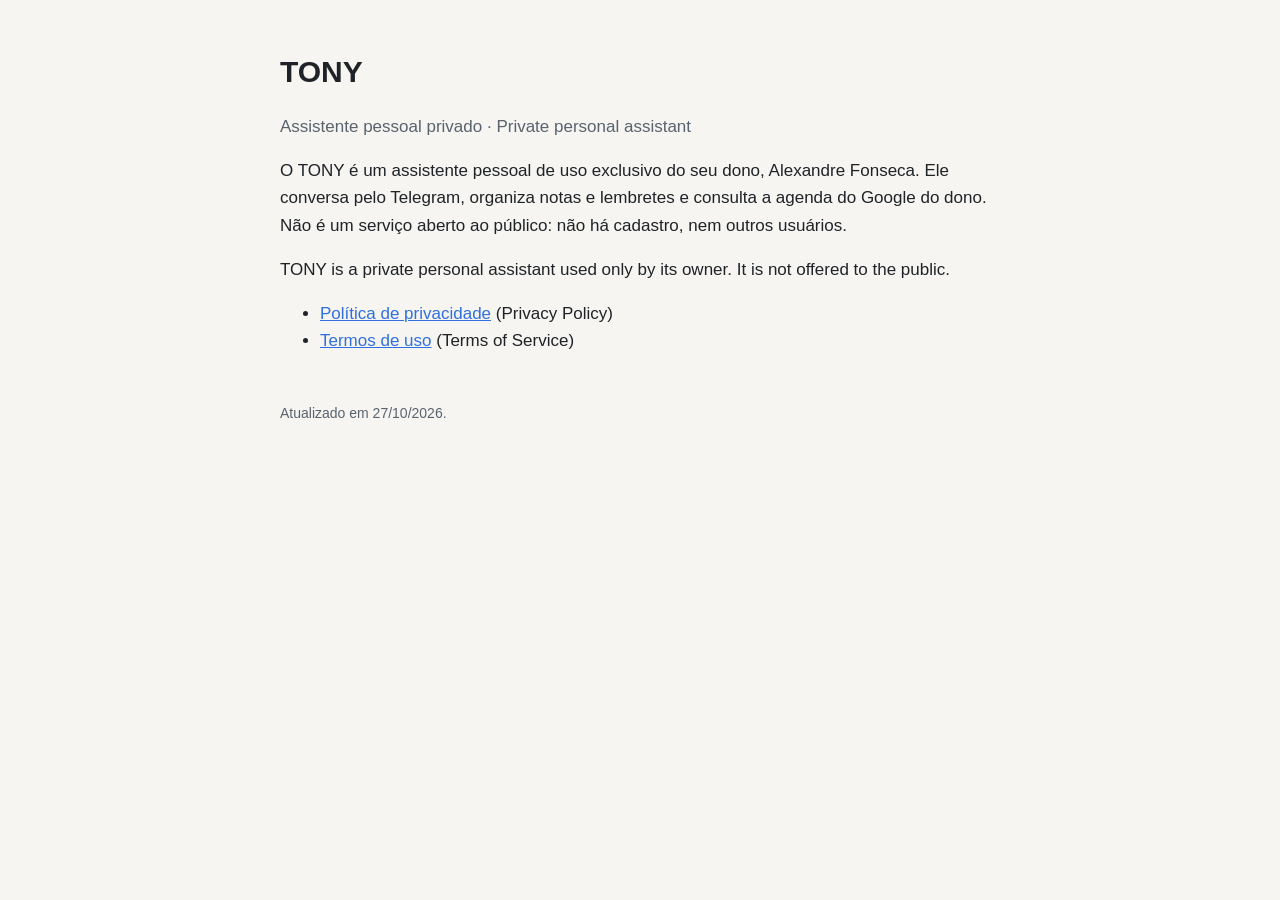
<file: index.html>
<!doctype html>
<html lang="pt-BR">
<head><meta charset="utf-8"><meta name="viewport" content="width=device-width, initial-scale=1"><title>TONY</title><link rel="stylesheet" href="estilo.css"></head>
<body><main>
<h1>TONY</h1>
<p class="sub">Assistente pessoal privado · Private personal assistant</p>
<p>O TONY é um assistente pessoal de uso exclusivo do seu dono, Alexandre Fonseca. Ele conversa pelo Telegram, organiza
notas e lembretes e consulta a agenda do Google do dono. Não é um serviço aberto ao público: não há cadastro, nem
outros usuários.</p>
<p lang="en">TONY is a private personal assistant used only by its owner. It is not offered to the public.</p>
<ul>
  <li><a href="privacidade.html">Política de privacidade</a> (Privacy Policy)</li>
  <li><a href="termos.html">Termos de uso</a> (Terms of Service)</li>
</ul>
<footer>Atualizado em 27/10/2026.</footer>
</main></body>
</html>
</file>
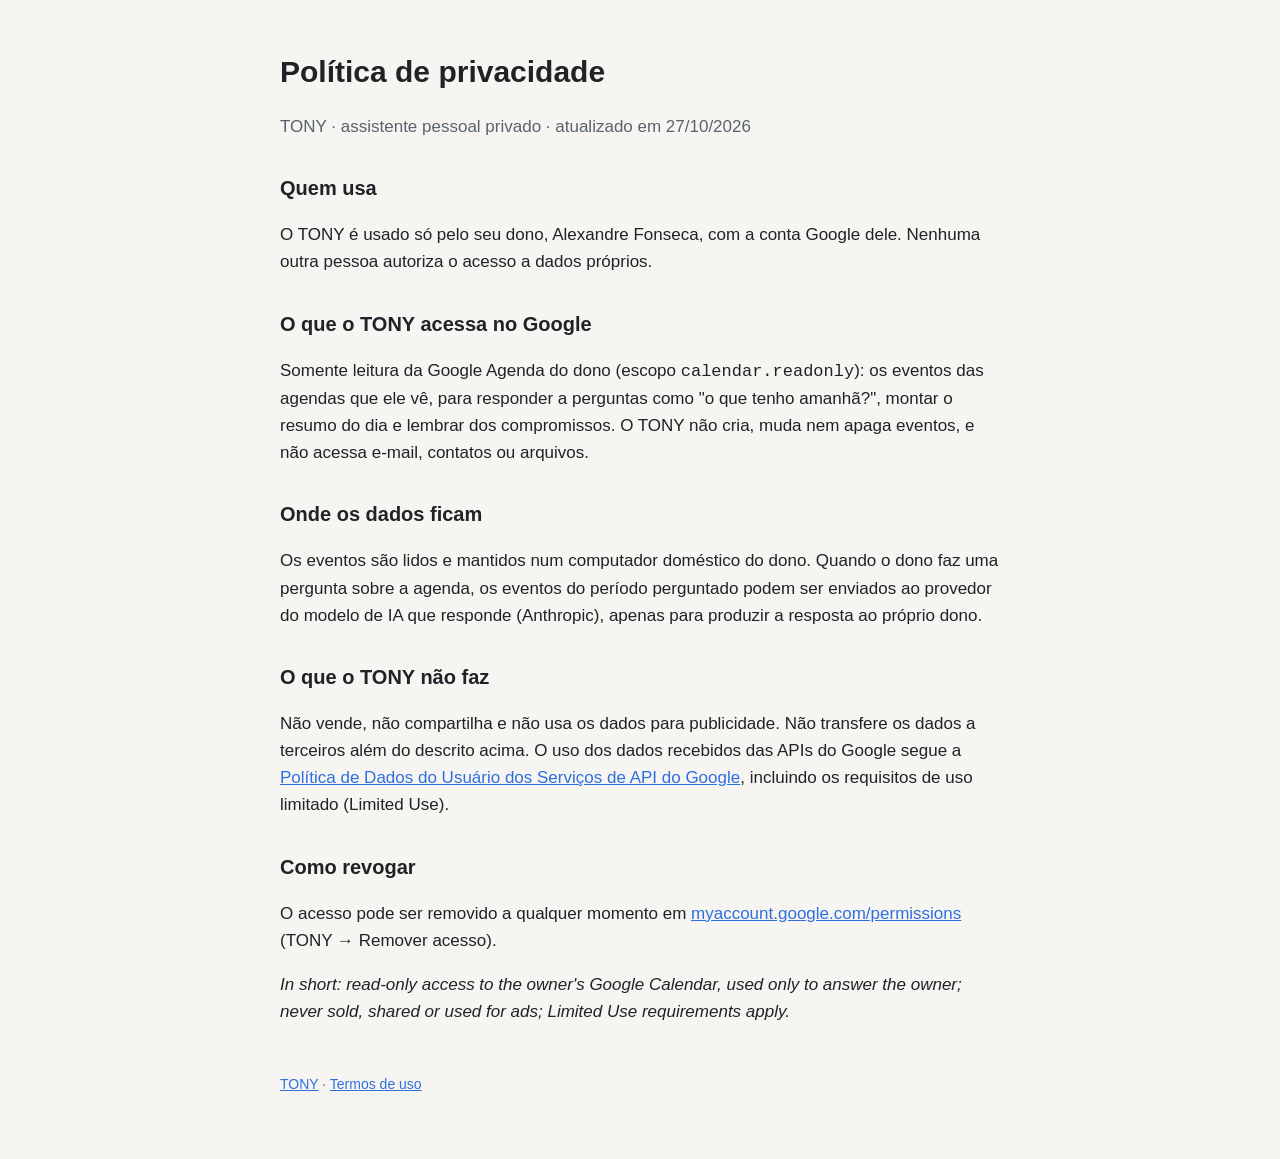
<file: privacidade.html>
<!doctype html>
<html lang="pt-BR">
<head><meta charset="utf-8"><meta name="viewport" content="width=device-width, initial-scale=1"><title>TONY · Privacidade</title><link rel="stylesheet" href="estilo.css"></head>
<body><main>
<h1>Política de privacidade</h1>
<p class="sub">TONY · assistente pessoal privado · atualizado em 27/10/2026</p>

<h2>Quem usa</h2>
<p>O TONY é usado só pelo seu dono, Alexandre Fonseca, com a conta Google dele. Nenhuma outra pessoa autoriza o acesso
a dados próprios.</p>

<h2>O que o TONY acessa no Google</h2>
<p>Somente leitura da Google Agenda do dono (escopo <code>calendar.readonly</code>): os eventos das agendas que ele vê,
para responder a perguntas como "o que tenho amanhã?", montar o resumo do dia e lembrar dos compromissos. O TONY não
cria, muda nem apaga eventos, e não acessa e-mail, contatos ou arquivos.</p>

<h2>Onde os dados ficam</h2>
<p>Os eventos são lidos e mantidos num computador doméstico do dono. Quando o dono faz uma pergunta sobre a agenda, os
eventos do período perguntado podem ser enviados ao provedor do modelo de IA que responde (Anthropic), apenas para
produzir a resposta ao próprio dono.</p>

<h2>O que o TONY não faz</h2>
<p>Não vende, não compartilha e não usa os dados para publicidade. Não transfere os dados a terceiros além do descrito
acima. O uso dos dados recebidos das APIs do Google segue a
<a href="https://developers.google.com/terms/api-services-user-data-policy">Política de Dados do Usuário dos Serviços de API do Google</a>,
incluindo os requisitos de uso limitado (Limited Use).</p>

<h2>Como revogar</h2>
<p>O acesso pode ser removido a qualquer momento em
<a href="https://myaccount.google.com/permissions">myaccount.google.com/permissions</a> (TONY → Remover acesso).</p>

<p lang="en"><em>In short: read-only access to the owner's Google Calendar, used only to answer the owner; never sold,
shared or used for ads; Limited Use requirements apply.</em></p>
<footer><a href="index.html">TONY</a> · <a href="termos.html">Termos de uso</a></footer>
</main></body>
</html>
</file>
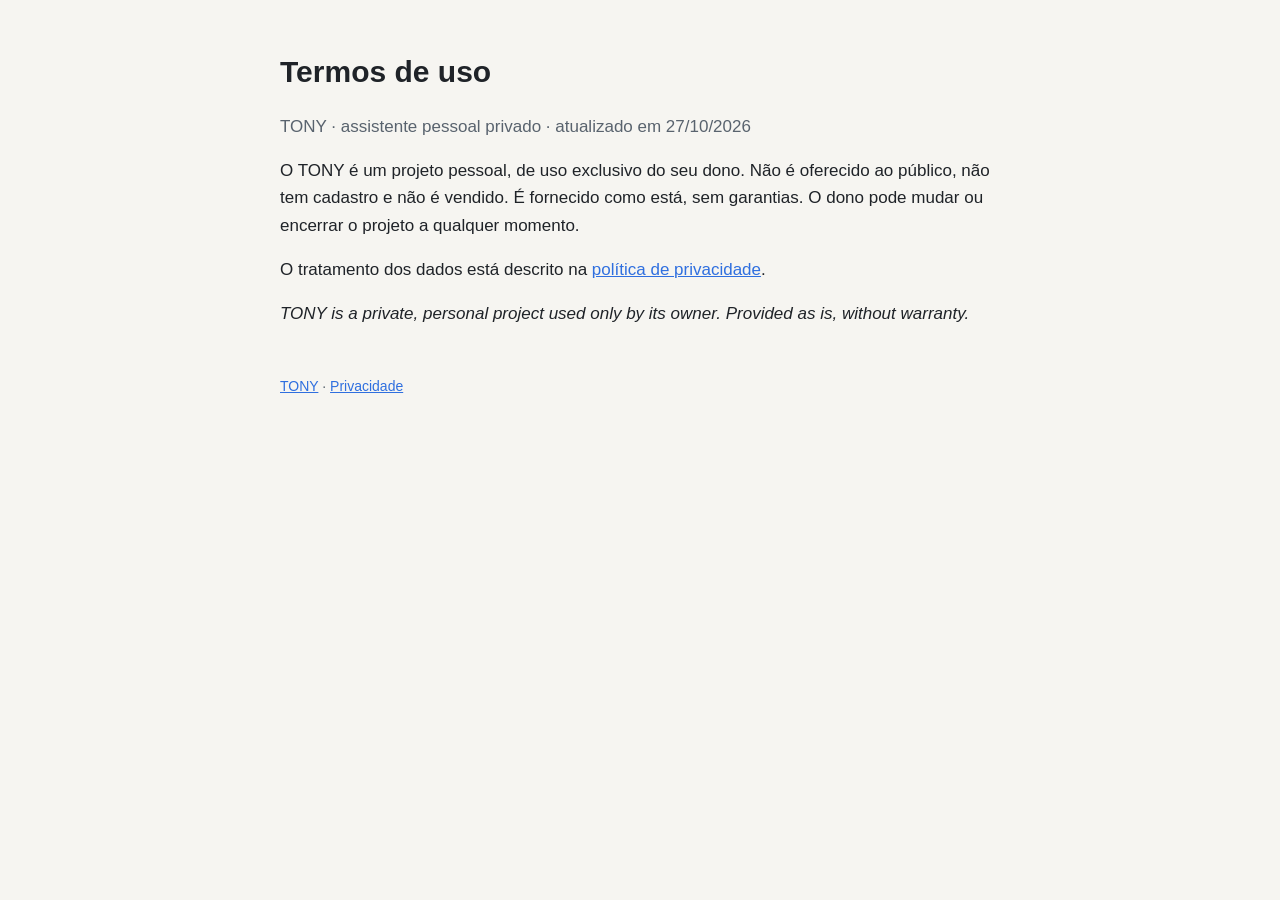
<file: termos.html>
<!doctype html>
<html lang="pt-BR">
<head><meta charset="utf-8"><meta name="viewport" content="width=device-width, initial-scale=1"><title>TONY · Termos</title><link rel="stylesheet" href="estilo.css"></head>
<body><main>
<h1>Termos de uso</h1>
<p class="sub">TONY · assistente pessoal privado · atualizado em 27/10/2026</p>
<p>O TONY é um projeto pessoal, de uso exclusivo do seu dono. Não é oferecido ao público, não tem cadastro e não é
vendido. É fornecido como está, sem garantias. O dono pode mudar ou encerrar o projeto a qualquer momento.</p>
<p>O tratamento dos dados está descrito na <a href="privacidade.html">política de privacidade</a>.</p>
<p lang="en"><em>TONY is a private, personal project used only by its owner. Provided as is, without warranty.</em></p>
<footer><a href="index.html">TONY</a> · <a href="privacidade.html">Privacidade</a></footer>
</main></body>
</html>
</file>
<file: estilo.css>
:root { --fundo: #f6f5f1; --texto: #1f2328; --suave: #59636e; --link: #2f6fdf; }
@media (prefers-color-scheme: dark) { :root { --fundo: #16181b; --texto: #e6e8eb; --suave: #a0a8b1; --link: #7aa7ff; } }
body { margin: 0; background: var(--fundo); color: var(--texto); font: 17px/1.6 -apple-system, "Segoe UI", Helvetica, Arial, sans-serif; }
main { max-width: 720px; margin: 0 auto; padding: 48px 16px 64px; }
h1 { font-size: 30px; margin: 0 0 4px; } h2 { font-size: 20px; margin-top: 32px; }
p.sub, footer { color: var(--suave); } a { color: var(--link); }
footer { margin-top: 48px; font-size: 14px; }
</file>
